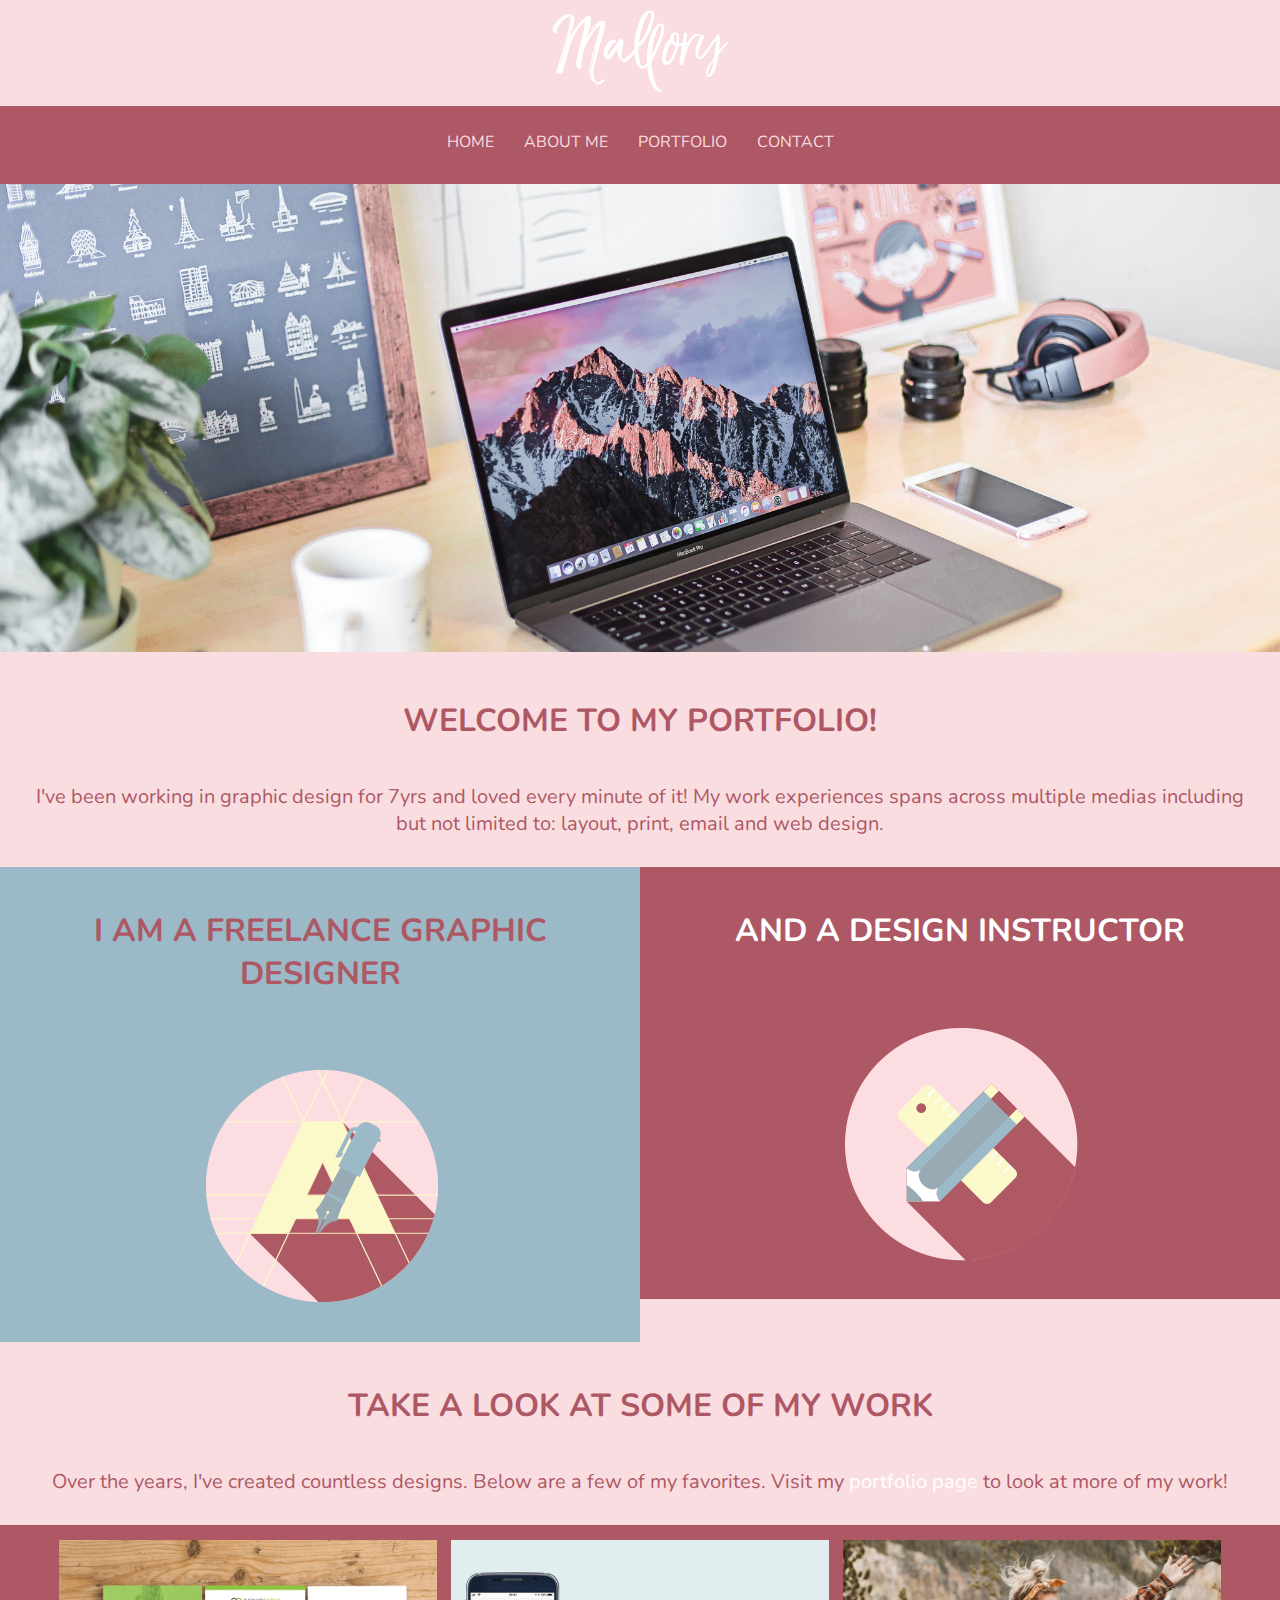
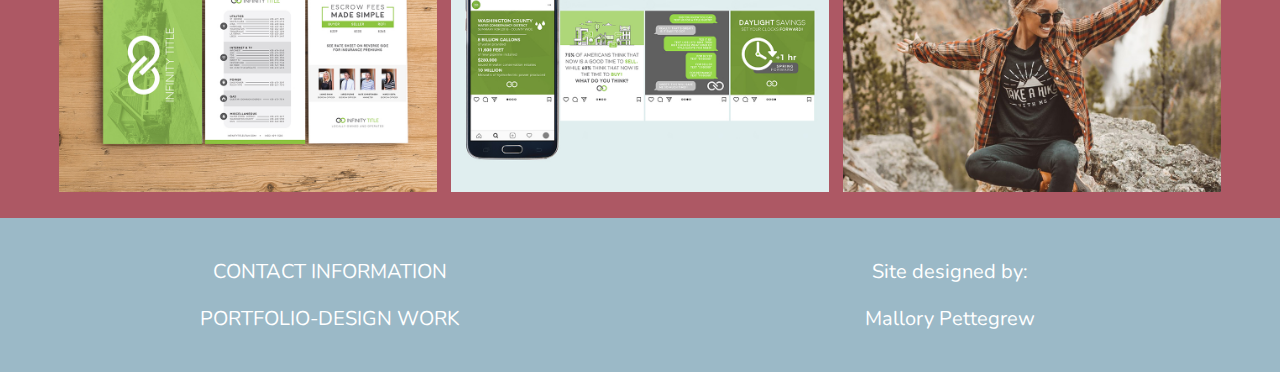
<file: index.html>
<!DOCTYPE html>
<html>
<head>
    <title>Mallory's Design Portfolio</title>
    <meta charset="UTF-8">
    <meta name="description" content="Beautiful graphic designs">
    <meta name="keywords" content="graphic, design, freelance, photography">
    <link rel="stylesheet" type="text/css" href="css/stylesheet.css">
    <link href="https://fonts.googleapis.com/css?family=Nunito&display=swap" rel="stylesheet">
    <meta name="viewport" content="width=device-width, initial-scale=1.0">
</head>
<body>
    <img src="img/mallory-01.png" alt="logo">
    <nav>
    <ul>
        <li><a href="contact.html">CONTACT</a></li>
        <li><a href="portfolio.html">PORTFOLIO</a></li>
        <li><a href="about.html">ABOUT ME</a></li>
        <li><a href="index.html">HOME</a></li>
        </ul>
    </nav>
    <img src="img/header.png" alt="header" style="max-width:100%">
    <h1>WELCOME TO MY PORTFOLIO!</h1>
    <p id="intro">I've been working in graphic design for 7yrs and loved every minute of it! My work experiences spans across multiple medias including but not limited to: layout, print, email and web design.</p>
    <div class="row">
        <div class="column">
            <h1>I AM A FREELANCE GRAPHIC DESIGNER</h1>
            <img src="img/columnicons-02.png" style="max-width:300px">
        </div>
        
        <div class="column2">
            <h1 class="header1">AND A DESIGN INSTRUCTOR</h1>
            <img src="img/columnicons-01.png" style="max-width:300px">
        </div>
    </div>
    <h1>TAKE A LOOK AT SOME OF MY WORK</h1>
    <p id="intro2">Over the years, I've created countless designs. Below are a few of my favorites. Visit my <a href="portfolio.html">portfolio page</a> to look at more of my work!</p>
    <div id="container">
    <div class="gallery">
        <a href="img/portfolio-1.jpg" target="_blank"><img src="img/portfolio-1.jpg" alt="portfolio" width="900px" height="600px"></a></div>

        <div class="gallery">
        <a href="img/portfolio-2.jpg" target="_blank"><img src="img/portfolio-2.jpg" alt="portfolio" width="900px" height="600px"></a></div>

        <div class="gallery">
        <a href="img/portfolio-3.jpg" target="_blank"><img src="img/portfolio-3.jpg" alt="portfolio" width="900px" height="600px"></a></div>   
        
    </div>
    <footer>
        <div class="row">
        <div class="column">
        <p>CONTACT INFORMATION</p>
        <p><a href="portfolio.html">PORTFOLIO-DESIGN WORK</a></p>
        </div>
        <div class="column">
        <p>Site designed by:</p> 
        <p>Mallory Pettegrew</p>
        </div>
        </div>
    </footer>    
</body>
</html>
</file>
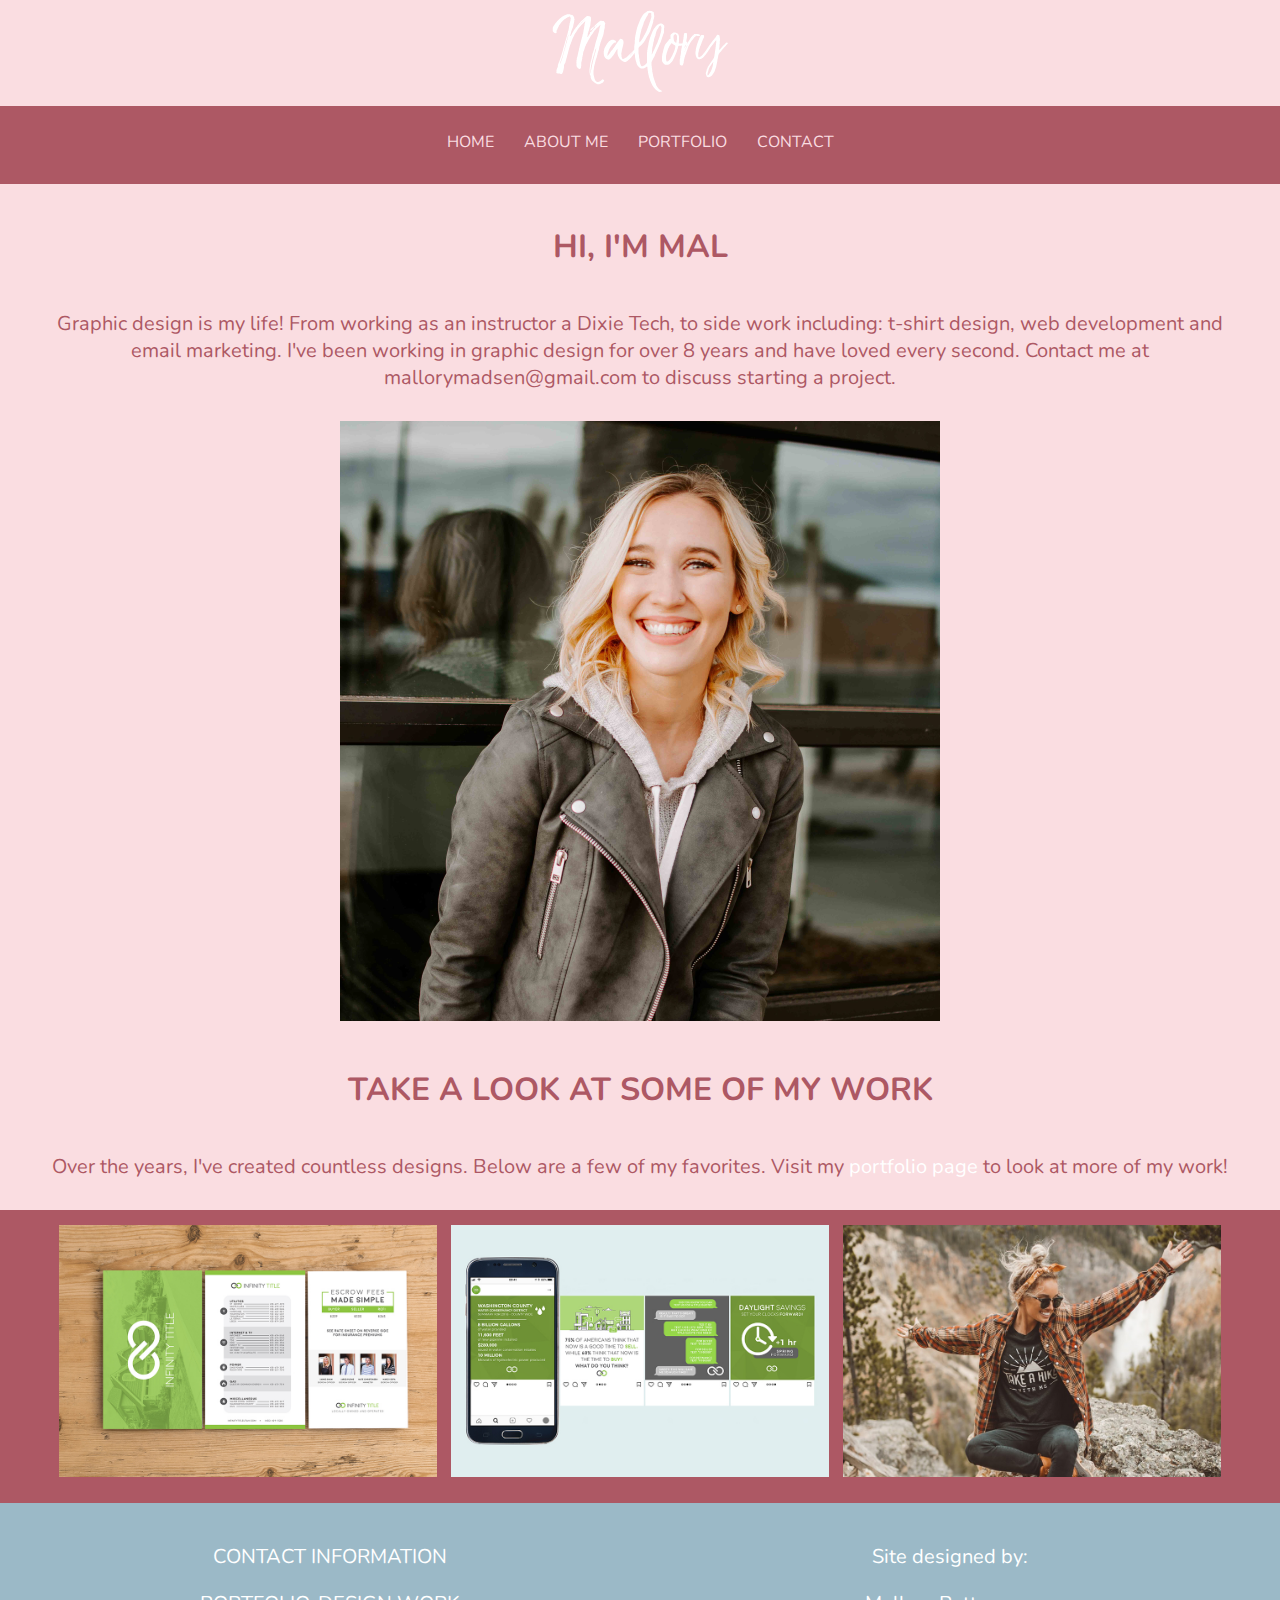
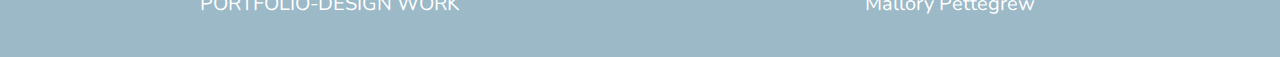
<file: about.html>
<!DOCTYPE html>
<html>
<head>
    <title>Mallory's Design Portfolio</title>
    <meta charset="UTF-8">
    <meta name="description" content="Beautiful graphic designs">
    <meta name="keywords" content="graphic, design, freelance, photography">
    <link rel="stylesheet" type="text/css" href="css/stylesheet.css">
    <link href="https://fonts.googleapis.com/css?family=Nunito&display=swap" rel="stylesheet">
    <meta name="viewport" content="width=device-width, initial-scale=1.0">
</head>
<body>
    <img src="img/mallory-01.png" alt="logo">
    <nav>
    <ul>
        <li><a href="contact.html">CONTACT</a></li>
        <li><a href="portfolio.html">PORTFOLIO</a></li>
        <li><a href="about.html">ABOUT ME</a></li>
        <li><a href="index.html">HOME</a></li>
        </ul>
    </nav>


<h1>HI, I'M MAL</h1>
<p id="intro">Graphic design is my life! From working as an instructor a Dixie Tech, to side work including: t-shirt design, web development and email marketing. I've been working in graphic design for over 8 years and have loved every second. Contact me at mallorymadsen@gmail.com to discuss starting a project.</p>
<img id="aboutpic" src="img/aboutpic.jpg" alt=me> 


    <h1>TAKE A LOOK AT SOME OF MY WORK</h1>
    <p id="intro2">Over the years, I've created countless designs. Below are a few of my favorites. Visit my <a href="portfolio.html">portfolio page</a> to look at more of my work!</p>
    <div id="container">
    <div class="gallery">
        <a href="img/portfolio-1.jpg" target="_blank"><img src="img/portfolio-1.jpg" alt="portfolio" width="900px" height="600px"></a></div>

        <div class="gallery">
        <a href="img/portfolio-2.jpg" target="_blank"><img src="img/portfolio-2.jpg" alt="portfolio" width="900px" height="600px"></a></div>

        <div class="gallery">
        <a href="img/portfolio-3.jpg" target="_blank"><img src="img/portfolio-3.jpg" alt="portfolio" width="900px" height="600px"></a></div>   
        
    </div>
    <footer>
        <div class="row">
        <div class="column">
        <p>CONTACT INFORMATION</p>
        <p><a href="portfolio.html">PORTFOLIO-DESIGN WORK</a></p>
        </div>
        <div class="column">
        <p>Site designed by:</p> 
        <p>Mallory Pettegrew</p>
        </div>
        </div>
    </footer>    
</body>
</html>
</file>
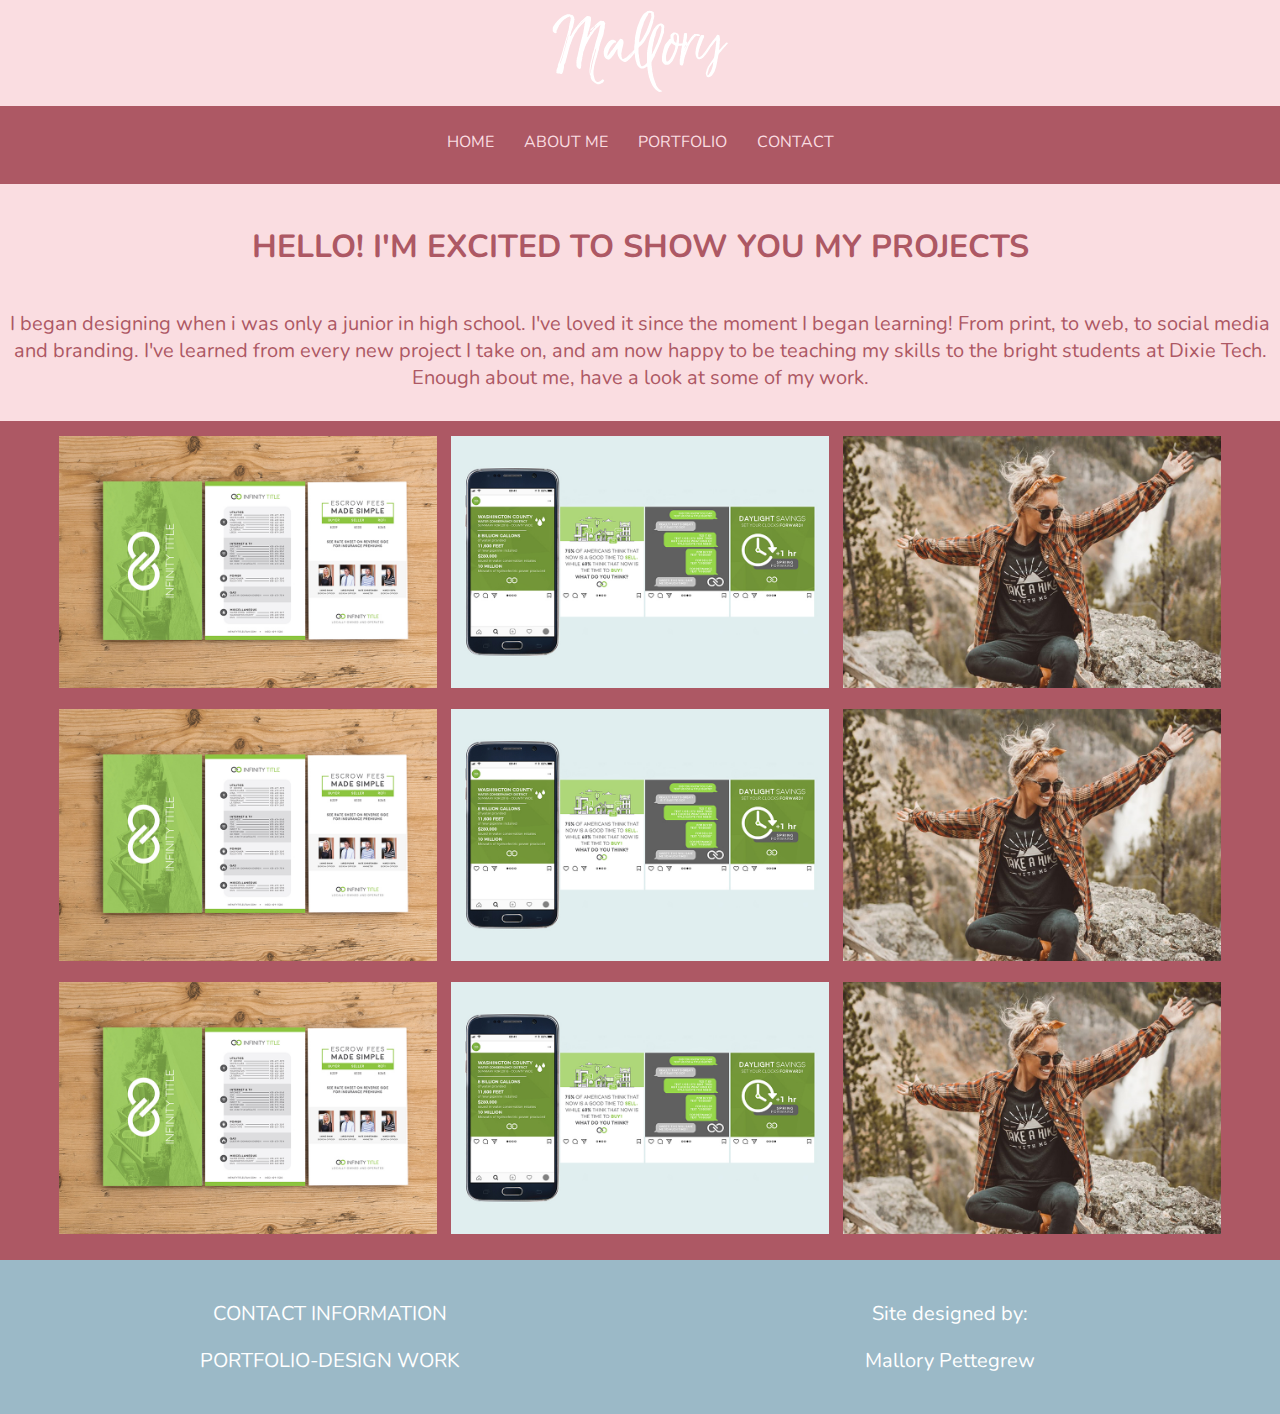
<file: portfolio.html>
<!DOCTYPE html>
<html>
<head>
    <title>Mallory's Design Portfolio</title>
    <meta charset="UTF-8">
    <meta name="description" content="Beautiful graphic designs">
    <meta name="keywords" content="graphic, design, freelance, photography">
    <link rel="stylesheet" type="text/css" href="css/stylesheet.css">
    <link href="https://fonts.googleapis.com/css?family=Nunito&display=swap" rel="stylesheet">
    <meta name="viewport" content="width=device-width, initial-scale=1.0">
</head>
<body>
    <img src="img/mallory-01.png" alt="logo">
    <nav>
    <ul>
        <li><a href="contact.html">CONTACT</a></li>
        <li><a href="portfolio.html">PORTFOLIO</a></li>
        <li><a href="about.html">ABOUT ME</a></li>
        <li><a href="index.html">HOME</a></li>
        </ul>
    </nav>
    <h1>HELLO! I'M EXCITED TO SHOW YOU MY PROJECTS</h1>
    <p id="intro2">I began designing when i was only a junior in high school. I've loved it since the moment I began learning! From print, to web, to social media and branding. I've learned from every new project I take on, and am now happy to be teaching my skills to the bright students at Dixie Tech. Enough about me, have a look at some of my work.</p>
    
    <div id="container">
    
        <div class="gallery">
        <a href="img/portfolio-1.jpg" target="_blank"><img src="img/portfolio-1.jpg" alt="portfolio" width="900px" height="600px"></a></div>

        <div class="gallery">
        <a href="img/portfolio-2.jpg" target="_blank"><img src="img/portfolio-2.jpg" alt="portfolio" width="900px" height="600px"></a></div>

        <div class="gallery">
        <a href="img/portfolio-3.jpg" target="_blank"><img src="img/portfolio-3.jpg" alt="portfolio" width="900px" height="600px"></a></div>

        <div class="gallery">
        <a href="img/portfolio-1.jpg" target="_blank"><img src="img/portfolio-1.jpg" alt="portfolio" width="900px" height="600px"></a></div>

        <div class="gallery">
        <a href="img/portfolio-2.jpg" target="_blank"><img src="img/portfolio-2.jpg" alt="portfolio" width="900px" height="600px"></a></div>

        <div class="gallery">
        <a href="img/portfolio-3.jpg" target="_blank"><img src="img/portfolio-3.jpg" alt="portfolio" width="900px" height="600px"></a></div>

        <div class="gallery">
        <a href="img/portfolio-1.jpg" target="_blank"><img src="img/portfolio-1.jpg" alt="portfolio" width="900px" height="600px"></a></div>

        <div class="gallery">
        <a href="img/portfolio-2.jpg" target="_blank"><img src="img/portfolio-2.jpg" alt="portfolio" width="900px" height="600px"></a></div>

        <div class="gallery">
        <a href="img/portfolio-3.jpg" target="_blank"><img src="img/portfolio-3.jpg" alt="portfolio" width="900px" height="600px"></a></div>   
        
    </div>
    <footer>
        <div class="row">
        <div class="column">
        <p>CONTACT INFORMATION</p>
        <p><a href="portfolio.html">PORTFOLIO-DESIGN WORK</a></p>
        </div>
        <div class="column">
        <p>Site designed by:</p> 
        <p>Mallory Pettegrew</p>
        </div>
        </div>
    </footer>    
</body>
</html>
</file>
<file: css/stylesheet.css>
body{
	background-color:#fadde1;
	margin:0 auto;
	padding:0;
	text-align:center;
	color:#ffffff;
	font-family:"Nunito",sans-serif;
}

h1{
	color:#ad5864;
	padding:20px;
}

p{
	font-size:125%;
}

nav{
	background-color:#ad5864;
}

ul{
	display:inline-block;
	list-style-type:none;
	margin:0 auto;
	padding:10px;
	width:auto;
}

li{
	float:right;
}

li a{
	display:block;
	color:#fadde1;
	text-align:center;
	padding:15px;
	text-decoration:none;
}

li a:hover{
	background-color:#9bb9c7;
}

p#intro{
	color:#ad5864;
	padding: 0px 30px 10px 30px;
}

p#intro2{
	color:#ad5864;
	padding: 0px 10px 10px 10px;
}

#intro2 a{
	text-decoration:none;
}

p a{
	color:#ffffff;
}

.column{
	background-color:#9bb9c7;
	float:left;
	width:50%;
}

p.column{
	font-size:75%;
}

.column2{
	background-color:#ad5864;
	float:left;
	width:50%;
}

.row:after{
	content:"";
	display:table;
	clear:both;
}

.header1{
	color:#ffffff;
}

#container{
	background-color:#ad5864;
	padding:10px;
}

div.gallery{
	display:inline-block;
	padding:5px;
	padding-bottom:10px;
	margin:auto;
	width:30%;
}

div.gallery:hover{
	opacity:0.5;
}

div.gallery img{
	width:100%;
	height:auto;
}

footer{
	display:block;
	background-color:#9bb9c7;
	padding:20px;
}

footer p a{
	text-decoration:none;
}

.contact-column{
	background-color:#9bb9c7;
	float:left;
	width:50%;
}

.contact-column2{
	background-color:#ad5864;
	float:left;
	width:50%;
}

h1.contact-column2{
	color:#000000;
}

p.contact-column{
	font-size:125%;
}

p.contact-column2{
	font-size:125%;
}

#aboutpic{
	width:100%;
	max-width:600px
}

@media screen and (max-width:600px){
	.column{
		width:100%;
	}
	.column2{
		width:100%;
	}
	.contact-column{
		width:100%;
	}
	.contact-column2{
		width:100%;
	}
}
</file>
